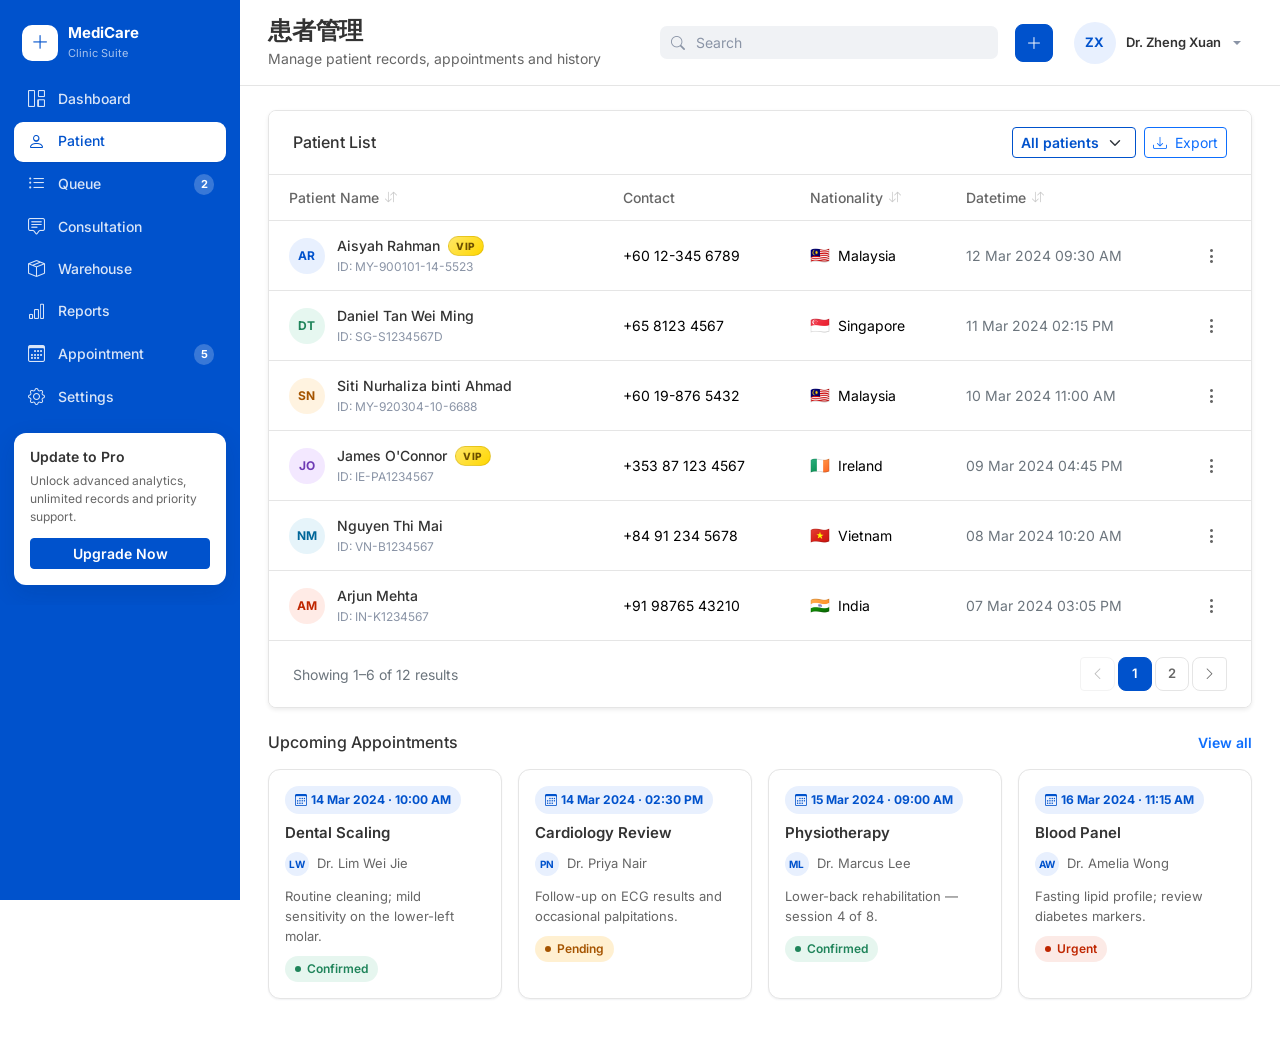
<file: index.html>
<!DOCTYPE html>
<html lang="en">

<head>
    <meta charset="UTF-8">
    <meta name="viewport" content="width=device-width, initial-scale=1">
    <title>患者管理 · Patient Management</title>

    <!-- Fonts -->
    <link rel="preconnect" href="https://fonts.googleapis.com">
    <link rel="preconnect" href="https://fonts.gstatic.com" crossorigin>
    <link href="https://fonts.googleapis.com/css2?family=Inter:wght@400;500;600;700&display=swap" rel="stylesheet">

    <!-- Bootstrap 5.3 + Icons -->
    <link href="https://cdn.jsdelivr.net/npm/bootstrap@5.3.3/dist/css/bootstrap.min.css" rel="stylesheet">
    <link href="https://cdn.jsdelivr.net/npm/bootstrap-icons@1.11.3/font/bootstrap-icons.min.css" rel="stylesheet">

    <!-- App styles (imports tokens → base → layout → views) -->
    <link rel="stylesheet" href="css/main.css">
</head>

<body>
    <!-- <a class="skip-link" href="#main-content">Skip to content</a> -->

    <div class="app-shell d-flex">

        <!-- Sidebar (replaced by partials/sidebar.html on load) -->
        <div data-partial="sidebar"></div>

        <!-- Main column -->
        <div class="app-main flex-grow-1 min-w-0 d-flex flex-column">

            <!-- Topbar (replaced by partials/topbar.html on load) -->
            <div data-partial="topbar"></div>

            <!-- Content -->
            <main class="app-content" id="main-content">
                <div data-partial="patient-table"></div>
                <div data-partial="appointments"></div>
            </main>

        </div>
    </div>

    <!-- Detail panel lives OUTSIDE .app-shell so the offcanvas scrim
       layers above the sticky sidebar/topbar correctly -->
    <div data-partial="detail-panel"></div>
    <div data-partial="add-patient-modal"></div>

    <!-- Bootstrap bundle (Popper + all components) -->
    <script src="https://cdn.jsdelivr.net/npm/bootstrap@5.3.3/dist/js/bootstrap.bundle.min.js"></script>

    <!-- App entry point (ES module) -->
    <script type="module" src="js/main.js"></script>
    <div class="toast-container position-fixed bottom-0 end-0 p-3" id="toastContainer"></div>
</body>

</html>
</file>
<file: css/main.css>
@import url("tokens.css");
@import url("base.css");
@import url("sidebar.css");
@import url("topbar.css");
@import url("content.css");
@import url("views/patient-table.css");
@import url("views/appointments.css");
@import url("views/detail-panel.css");
</file>
